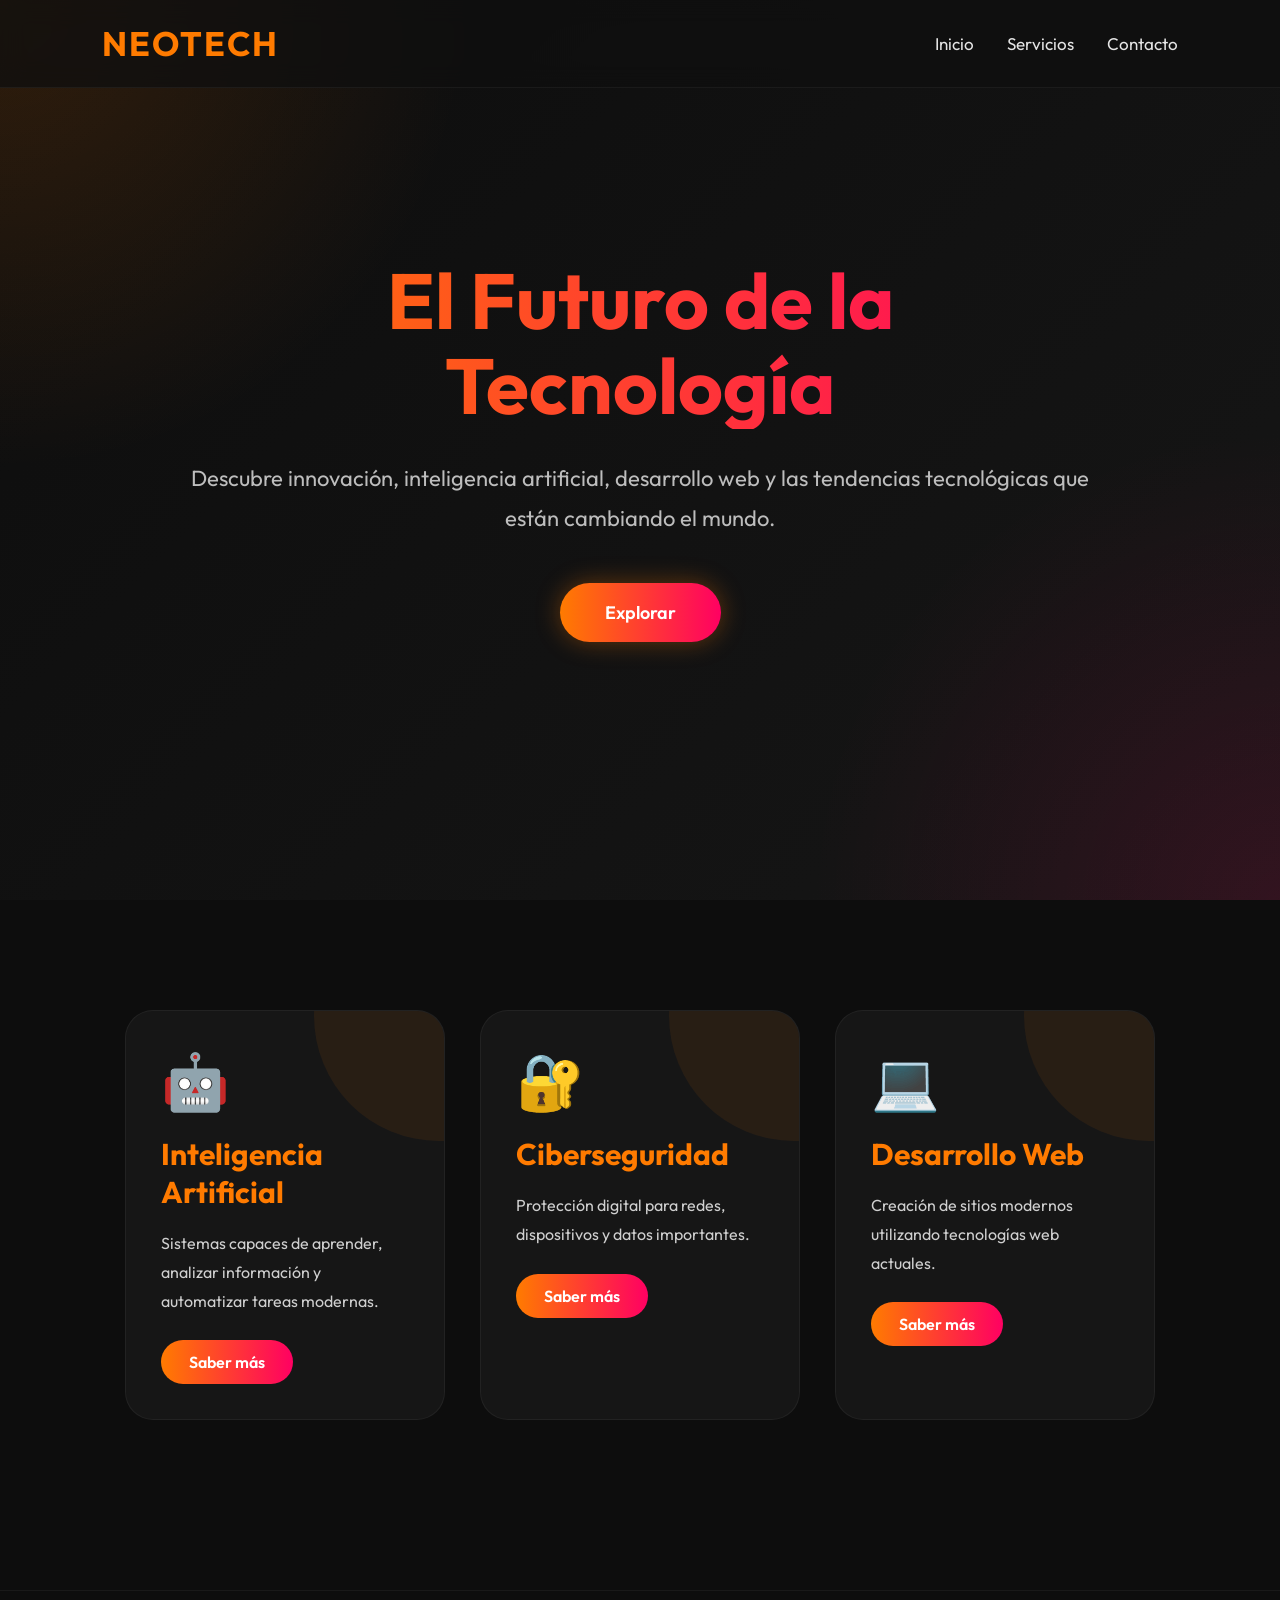
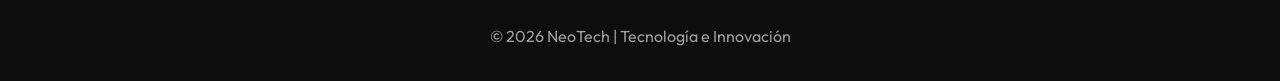
<file: index.html>
<!DOCTYPE html>
<html lang="es">
<head>
    <meta charset="UTF-8">
    <meta name="viewport" content="width=device-width, initial-scale=1.0">
    <title>NeoTech</title>
    <link rel="stylesheet" href="styles.css">
</head>
<body>

<header>
    <div class="logo">NeoTech</div>

    <nav>
        <a href="index.html">Inicio</a>
        <a href="servicios.html">Servicios</a>
        <a href="contacto.html">Contacto</a>
    </nav>
</header>

<section class="hero">
    <div class="overlay"></div>

    <div class="contenido-hero">
        <h1>El Futuro de la Tecnología</h1>
        <p>
            Descubre innovación, inteligencia artificial, desarrollo web y las
            tendencias tecnológicas que están cambiando el mundo.
        </p>

        <a href="servicios.html" class="boton">Explorar</a>
    </div>
</section>

<section class="cards">

    <div class="card">
        <div class="icono">🤖</div>

        <h2>Inteligencia Artificial</h2>

        <p>
            Sistemas capaces de aprender, analizar información y automatizar tareas modernas.
        </p>

        <a href="https://es.wikipedia.org/wiki/Inteligencia_artificial" target="_blank" class="boton-card">
            Saber más
        </a>
    </div>

    <div class="card">
        <div class="icono">🔐</div>

        <h2>Ciberseguridad</h2>

        <p>
            Protección digital para redes, dispositivos y datos importantes.
        </p>

        <a href="https://es.wikipedia.org/wiki/Seguridad_inform%C3%A1tica" target="_blank" class="boton-card">
            Saber más
        </a>
    </div>

    <div class="card">
        <div class="icono">💻</div>

        <h2>Desarrollo Web</h2>

        <p>
            Creación de sitios modernos utilizando tecnologías web actuales.
        </p>

        <a href="https://es.wikipedia.org/wiki/Desarrollo_web" target="_blank" class="boton-card">
            Saber más
        </a>
    </div>

</section>

<footer>
    <p>© 2026 NeoTech | Tecnología e Innovación</p>
</footer>

</body>
</html>
</file>
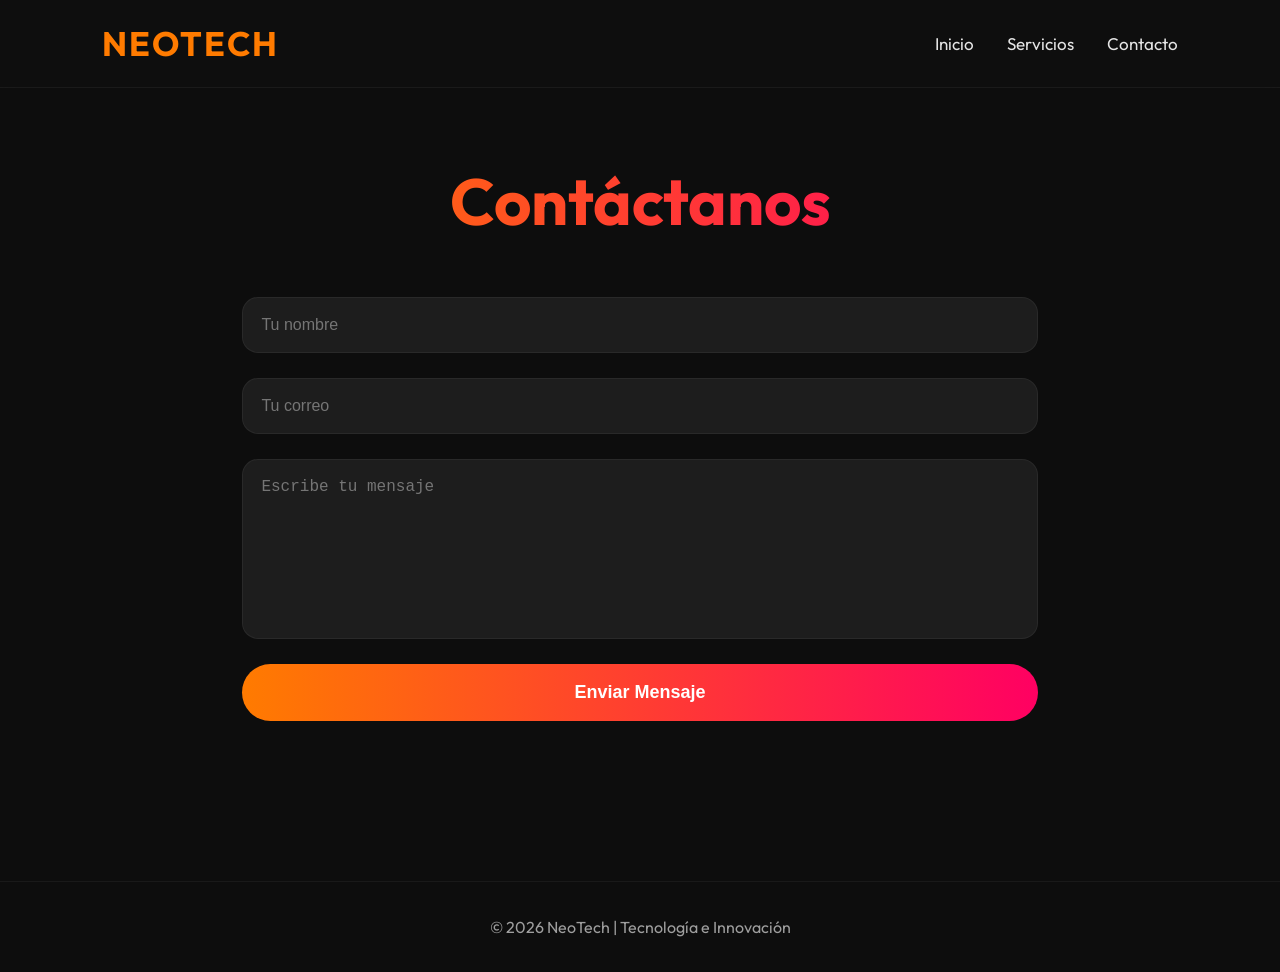
<file: contacto.html>
<!DOCTYPE html>
<html lang="es">
<head>
    <meta charset="UTF-8">
    <meta name="viewport" content="width=device-width, initial-scale=1.0">
    <title>Contacto | NeoTech</title>
    <link rel="stylesheet" href="styles.css">
</head>
<body>

<header>
    <div class="logo">NeoTech</div>

    <nav>
        <a href="index.html">Inicio</a>
        <a href="servicios.html">Servicios</a>
        <a href="contacto.html">Contacto</a>
    </nav>
</header>

<section class="pagina">

    <h1>Contáctanos</h1>

    <form class="formulario">

        <input type="text" placeholder="Tu nombre">

        <input type="email" placeholder="Tu correo">

        <textarea placeholder="Escribe tu mensaje"></textarea>

        <button type="submit">Enviar Mensaje</button>

    </form>

</section>

<footer>
    <p>© 2026 NeoTech | Tecnología e Innovación</p>
</footer>

</body>
</html>
</file>
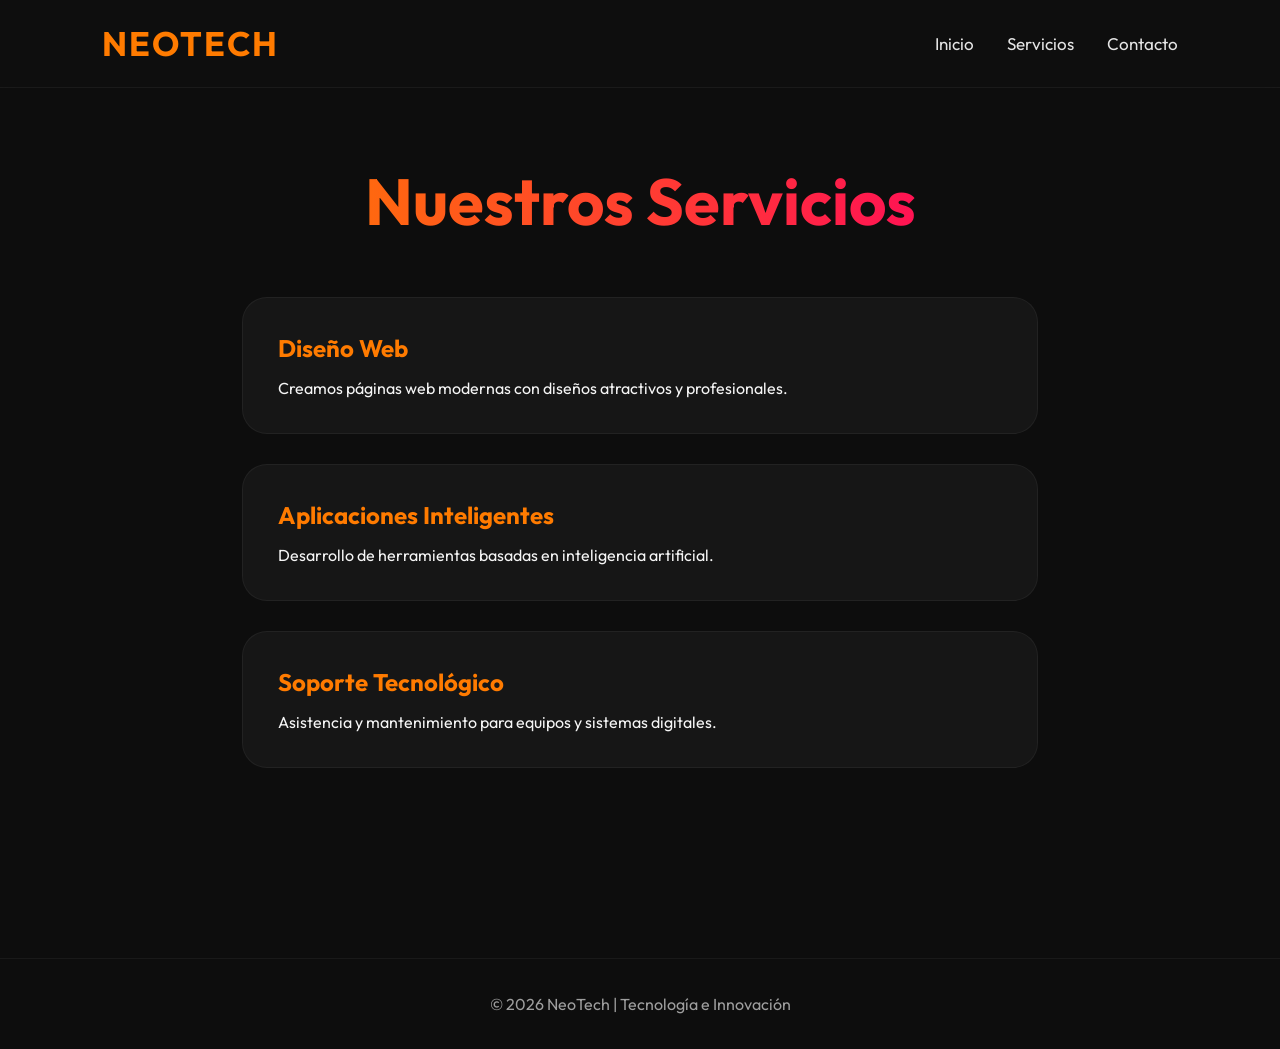
<file: servicios.html>
<!DOCTYPE html>
<html lang="es">
<head>
    <meta charset="UTF-8">
    <meta name="viewport" content="width=device-width, initial-scale=1.0">
    <title>Servicios | NeoTech</title>
    <link rel="stylesheet" href="styles.css">
</head>
<body>

<header>
    <div class="logo">NeoTech</div>

    <nav>
        <a href="index.html">Inicio</a>
        <a href="servicios.html">Servicios</a>
        <a href="contacto.html">Contacto</a>
    </nav>
</header>

<section class="pagina">

    <h1>Nuestros Servicios</h1>

    <div class="servicio">
        <h2>Diseño Web</h2>
        <p>
            Creamos páginas web modernas con diseños atractivos y profesionales.
        </p>
    </div>

    <div class="servicio">
        <h2>Aplicaciones Inteligentes</h2>
        <p>
            Desarrollo de herramientas basadas en inteligencia artificial.
        </p>
    </div>

    <div class="servicio">
        <h2>Soporte Tecnológico</h2>
        <p>
            Asistencia y mantenimiento para equipos y sistemas digitales.
        </p>
    </div>

</section>

<footer>
    <p>© 2026 NeoTech | Tecnología e Innovación</p>
</footer>

</body>
</html>
</file>
<file: styles.css>
@import url('https://fonts.googleapis.com/css2?family=Outfit:wght@300;400;500;600;700&display=swap');

*{
    margin:0;
    padding:0;
    box-sizing:border-box;
}

body{
    font-family:'Outfit', sans-serif;
    background:#0d0d0d;
    color:#f5f5f5;
    overflow-x:hidden;
}

/* SCROLL */

::-webkit-scrollbar{
    width:10px;
}

::-webkit-scrollbar-thumb{
    background:#ff7b00;
    border-radius:20px;
}

/* HEADER */

header{
    width:100%;
    display:flex;
    justify-content:space-between;
    align-items:center;
    padding:22px 8%;
    position:fixed;
    top:0;
    z-index:1000;

    background:rgba(15,15,15,0.75);
    backdrop-filter:blur(12px);

    border-bottom:1px solid rgba(255,255,255,0.05);
}

.logo{
    font-size:34px;
    font-weight:700;
    color:#ff7b00;
    letter-spacing:2px;
    text-transform:uppercase;
}

nav a{
    color:#e5e5e5;
    text-decoration:none;
    margin-left:30px;
    font-size:17px;
    transition:0.3s;
    position:relative;
}

nav a:hover{
    color:#ff7b00;
}

nav a::after{
    content:"";
    position:absolute;
    left:0;
    bottom:-6px;
    width:0%;
    height:2px;
    background:#ff7b00;
    transition:0.3s;
}

nav a:hover::after{
    width:100%;
}

/* HERO */

.hero{
    min-height:100vh;

    display:flex;
    justify-content:center;
    align-items:center;
    text-align:center;

    padding:140px 8%;

    background:
    radial-gradient(circle at top left, rgba(255,123,0,0.15), transparent 30%),
    radial-gradient(circle at bottom right, rgba(255,0,98,0.12), transparent 30%),
    linear-gradient(135deg,#0d0d0d,#161616);
}

.contenido-hero{
    max-width:900px;
}

.contenido-hero h1{
    font-size:78px;
    line-height:1.1;
    margin-bottom:30px;

    background:linear-gradient(90deg,#ff7b00,#ff0062);
    -webkit-background-clip:text;
    -webkit-text-fill-color:transparent;
}

.contenido-hero p{
    font-size:22px;
    color:#bdbdbd;
    line-height:1.8;
    margin-bottom:45px;
}

/* BOTON PRINCIPAL */

.boton{
    display:inline-block;
    padding:18px 45px;

    border-radius:60px;

    background:linear-gradient(90deg,#ff7b00,#ff0062);

    color:white;
    text-decoration:none;
    font-size:18px;
    font-weight:600;

    transition:0.4s;

    box-shadow:0 0 25px rgba(255,123,0,0.35);
}

.boton:hover{
    transform:translateY(-5px) scale(1.05);
    box-shadow:0 0 35px rgba(255,0,98,0.4);
}

/* CARDS */

.cards{
    width:100%;
    display:flex;
    justify-content:center;
    gap:35px;
    flex-wrap:wrap;

    padding:110px 8%;
}

.card{
    width:320px;

    background:#161616;

    border:1px solid rgba(255,255,255,0.05);

    border-radius:28px;

    padding:35px;

    transition:0.4s;

    position:relative;

    overflow:hidden;
}

.card::before{
    content:"";
    position:absolute;

    width:250px;
    height:250px;

    background:rgba(255,123,0,0.08);

    border-radius:50%;

    top:-120px;
    right:-120px;
}

.card:hover{
    transform:translateY(-12px);
    border-color:#ff7b00;
}

.card h2{
    font-size:30px;
    margin-bottom:18px;
    color:#ff7b00;
}

.card p{
    color:#cfcfcf;
    line-height:1.8;
}

/* BOTONES CARDS */

.boton-card{
    display:inline-block;

    margin-top:25px;

    padding:12px 28px;

    border-radius:40px;

    background:linear-gradient(90deg,#ff7b00,#ff0062);

    color:white;
    text-decoration:none;
    font-weight:600;

    transition:0.3s;
}

.boton-card:hover{
    transform:scale(1.08);
}

/* PAGINAS */

.pagina{
    max-width:1000px;
    margin:auto;

    padding:160px 8% 100px;
}

.pagina h1{
    text-align:center;

    font-size:65px;

    margin-bottom:55px;

    background:linear-gradient(90deg,#ff7b00,#ff0062);
    -webkit-background-clip:text;
    -webkit-text-fill-color:transparent;
}

/* SERVICIOS */

.servicio{
    background:#161616;

    border:1px solid rgba(255,255,255,0.05);

    padding:35px;

    border-radius:25px;

    margin-bottom:30px;

    transition:0.3s;
}

.servicio:hover{
    transform:scale(1.02);
    border-color:#ff7b00;
}

.servicio h2{
    color:#ff7b00;
    margin-bottom:15px;
}

/* FORMULARIO */

.formulario{
    display:flex;
    flex-direction:column;
    gap:25px;
}

.formulario input,
.formulario textarea{
    padding:18px;

    border:none;

    border-radius:16px;

    background:#1d1d1d;

    color:white;

    font-size:16px;

    outline:none;

    border:1px solid rgba(255,255,255,0.05);
}

.formulario input:focus,
.formulario textarea:focus{
    border-color:#ff7b00;
}

.formulario textarea{
    height:180px;
    resize:none;
}

.formulario button{
    padding:18px;

    border:none;

    border-radius:50px;

    background:linear-gradient(90deg,#ff7b00,#ff0062);

    color:white;

    font-size:18px;
    font-weight:600;

    cursor:pointer;

    transition:0.4s;
}

.formulario button:hover{
    transform:scale(1.03);
}

/* FOOTER */

footer{
    text-align:center;

    padding:35px;

    color:#9e9e9e;

    border-top:1px solid rgba(255,255,255,0.05);

    margin-top:60px;
}

/* RESPONSIVE */

@media(max-width:768px){

    header{
        flex-direction:column;
        gap:18px;
    }

    nav a{
        margin:0 12px;
    }

    .contenido-hero h1{
        font-size:52px;
    }

    .contenido-hero p{
        font-size:18px;
    }

    .pagina h1{
        font-size:45px;
    }
}/* ICONOS */

.icono{
    font-size:55px;
    margin-bottom:20px;

    animation:flotar 3s ease-in-out infinite;
}

@keyframes flotar{

    0%{
        transform:translateY(0px);
    }

    50%{
        transform:translateY(-10px);
    }

    100%{
        transform:translateY(0px);
    }
}

/* EFECTO BRILLO EN CARDS */

.card:hover{
    box-shadow:
    0 0 20px rgba(255,123,0,0.3),
    0 0 40px rgba(255,0,98,0.2);
}

/* EFECTO EN BOTONES */

.boton:hover,
.boton-card:hover,
.formulario button:hover{

    letter-spacing:1px;
}

/* ANIMACION DE ENTRADA */

.card,
.servicio,
.formulario{
    animation:aparecer 1s ease;
}

@keyframes aparecer{

    from{
        opacity:0;
        transform:translateY(40px);
    }

    to{
        opacity:1;
        transform:translateY(0px);
    }
}

/* EFECTO EN INPUTS */

.formulario input:hover,
.formulario textarea:hover{
    transform:scale(1.01);
}

/* TITULO CON EFECTO */

.contenido-hero h1{
    animation:brillo 4s infinite alternate;
}

@keyframes brillo{

    from{
        filter:drop-shadow(0 0 5px rgba(255,123,0,0.2));
    }

    to{
        filter:drop-shadow(0 0 18px rgba(255,0,98,0.4));
    }
}
</file>
